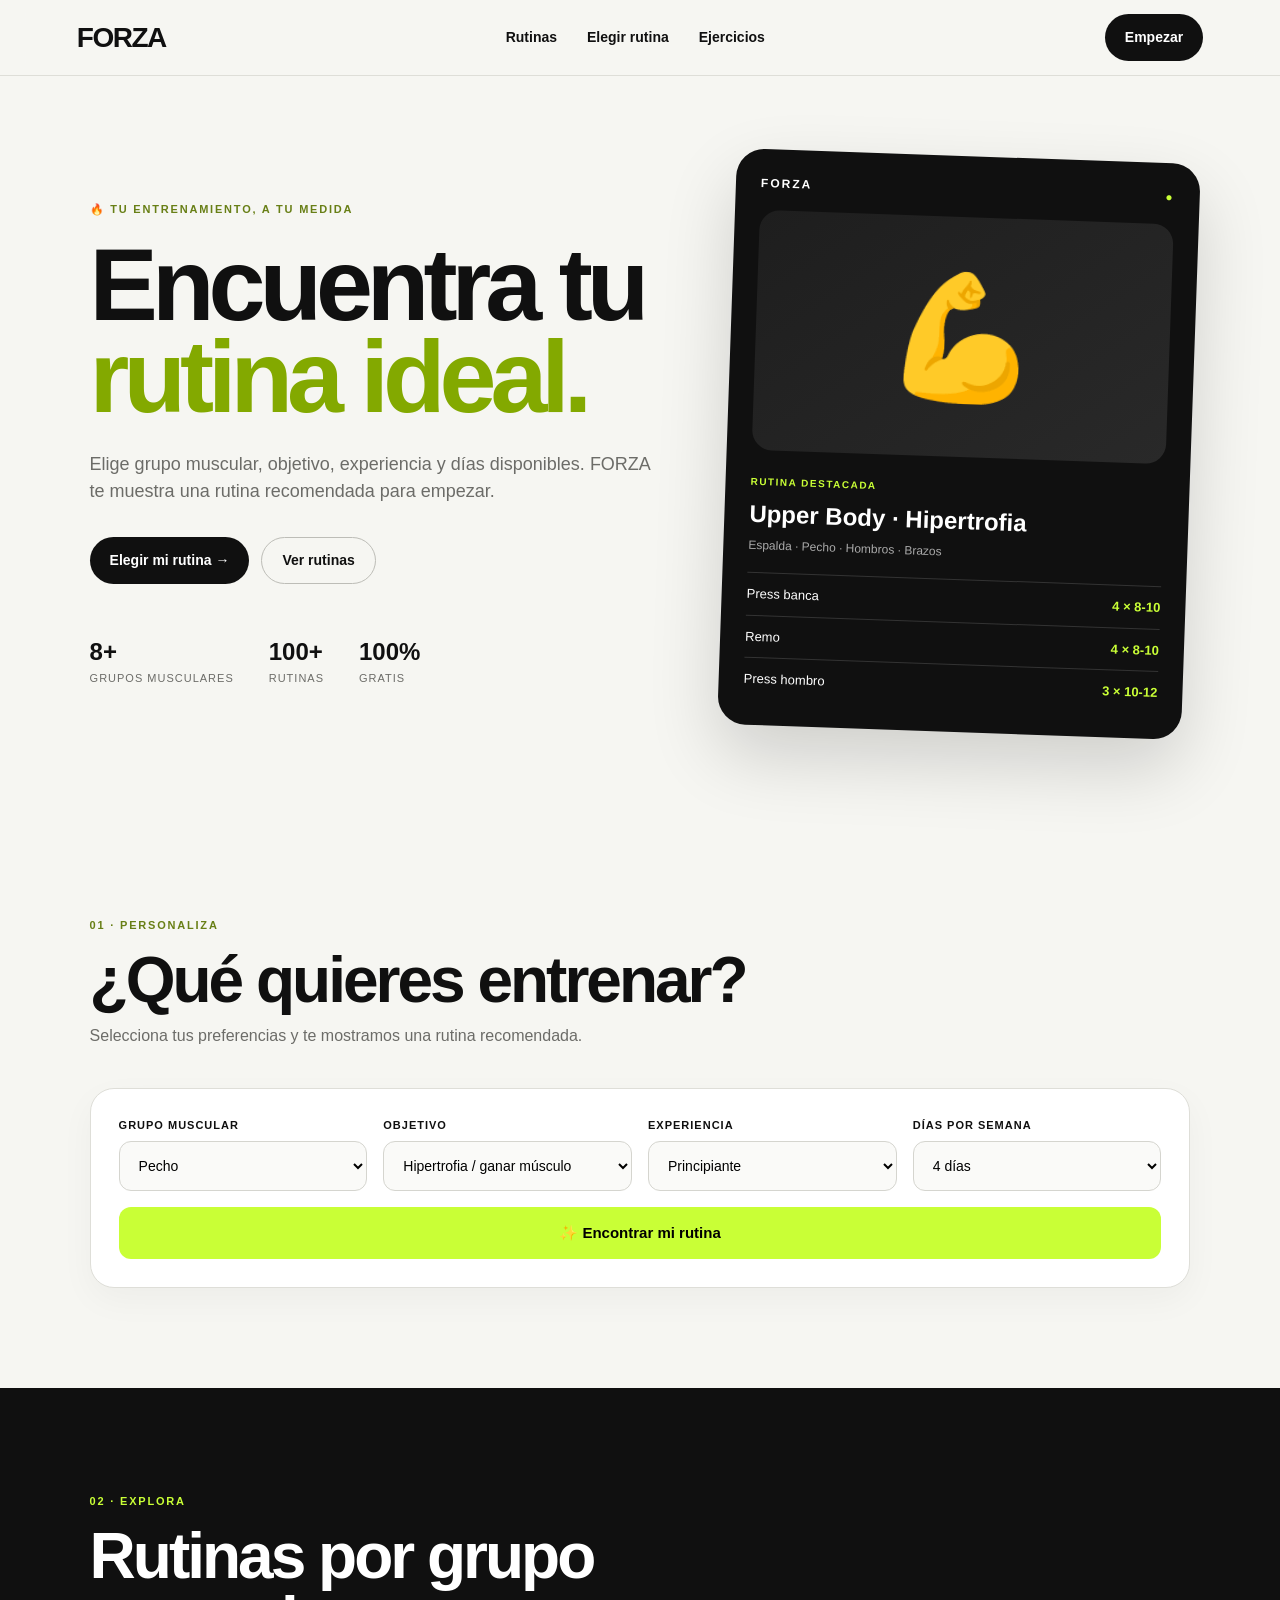
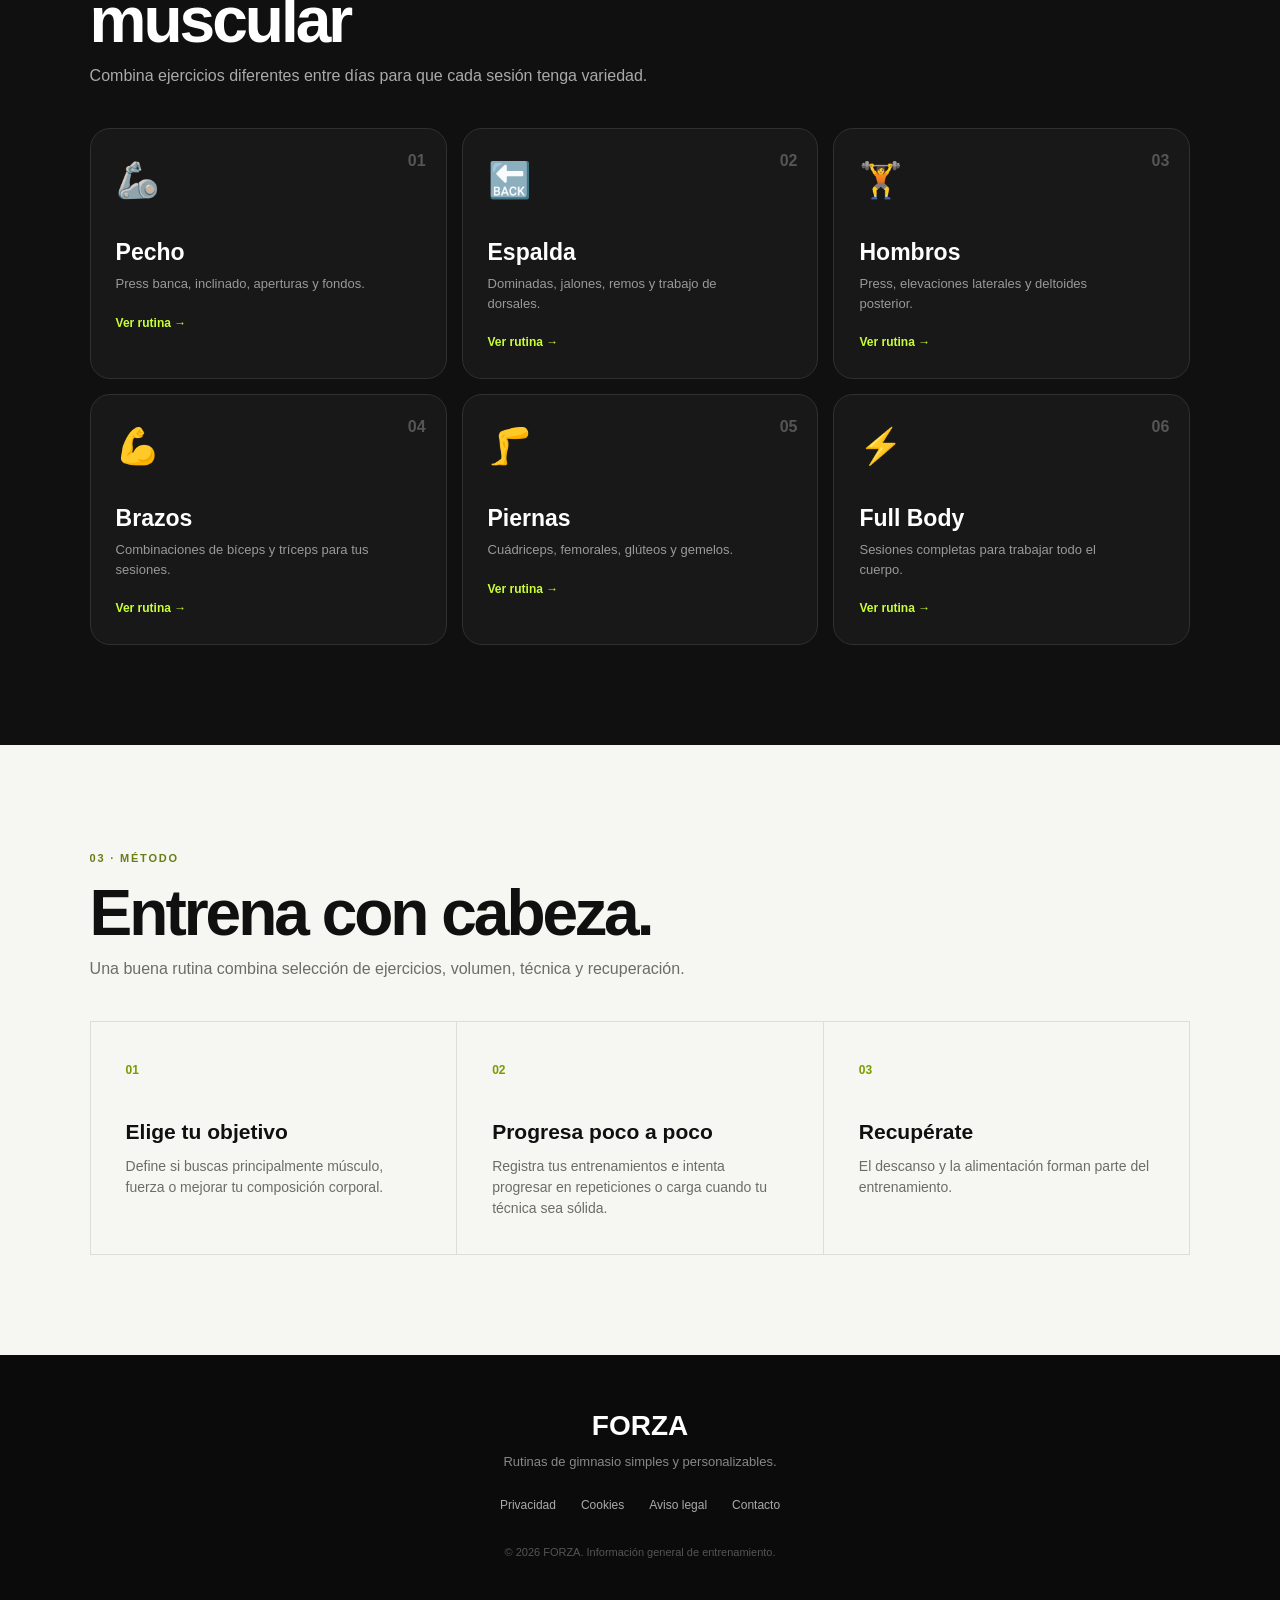
<file: index.html>
<!DOCTYPE html>
<html lang="es">
<head>
  <meta charset="UTF-8">
  <meta name="viewport" content="width=device-width, initial-scale=1.0">
  <meta name="description" content="FORZA: encuentra una rutina de gimnasio según tu objetivo, experiencia, días disponibles y grupo muscular.">
  <title>FORZA — Rutinas de gimnasio</title>
  <link rel="stylesheet" href="style.css">
</head>
<body>
  <header class="topbar">
    <a class="logo" href="#">FORZA</a>
    <nav>
      <a href="#rutinas">Rutinas</a>
      <a href="#selector">Elegir rutina</a>
      <a href="#ejercicios">Ejercicios</a>
    </nav>
    <a class="header-btn" href="#selector">Empezar</a>
  </header>

  <main>
    <section class="hero">
      <div class="hero-copy">
        <div class="badge">🔥 TU ENTRENAMIENTO, A TU MEDIDA</div>
        <h1>Encuentra tu<br><span>rutina ideal.</span></h1>
        <p>Elige grupo muscular, objetivo, experiencia y días disponibles. FORZA te muestra una rutina recomendada para empezar.</p>
        <div class="hero-actions">
          <a class="primary-btn" href="#selector">Elegir mi rutina →</a>
          <a class="secondary-btn" href="#rutinas">Ver rutinas</a>
        </div>
        <div class="mini-stats">
          <div><strong>8+</strong><small>grupos musculares</small></div>
          <div><strong>100+</strong><small>rutinas</small></div>
          <div><strong>100%</strong><small>gratis</small></div>
        </div>
      </div>
      <div class="hero-card">
        <div class="card-top"><span>FORZA</span><span>●</span></div>
        <div class="muscle-visual">💪</div>
        <div class="hero-card-text">
          <span>RUTINA DESTACADA</span>
          <h3>Upper Body · Hipertrofia</h3>
          <p>Espalda · Pecho · Hombros · Brazos</p>
        </div>
        <div class="exercise-row"><span>Press banca</span><b>4 × 8-10</b></div>
        <div class="exercise-row"><span>Remo</span><b>4 × 8-10</b></div>
        <div class="exercise-row"><span>Press hombro</span><b>3 × 10-12</b></div>
      </div>
    </section>

    <section class="section" id="selector">
      <div class="section-heading">
        <span class="eyebrow">01 · PERSONALIZA</span>
        <h2>¿Qué quieres entrenar?</h2>
        <p>Selecciona tus preferencias y te mostramos una rutina recomendada.</p>
      </div>

      <div class="selector-box">
        <div class="field">
          <label for="muscle">Grupo muscular</label>
          <select id="muscle">
            <option value="pecho">Pecho</option>
            <option value="espalda">Espalda</option>
            <option value="hombros">Hombros</option>
            <option value="biceps">Bíceps</option>
            <option value="triceps">Tríceps</option>
            <option value="piernas">Piernas</option>
            <option value="gluteos">Glúteos</option>
            <option value="fullbody">Full Body</option>
          </select>
        </div>

        <div class="field">
          <label for="goal">Objetivo</label>
          <select id="goal">
            <option value="hipertrofia">Hipertrofia / ganar músculo</option>
            <option value="fuerza">Fuerza</option>
            <option value="definicion">Definición</option>
          </select>
        </div>

        <div class="field">
          <label for="level">Experiencia</label>
          <select id="level">
            <option value="principiante">Principiante</option>
            <option value="intermedio">Intermedio</option>
            <option value="avanzado">Avanzado</option>
          </select>
        </div>

        <div class="field">
          <label for="days">Días por semana</label>
          <select id="days">
            <option value="2">2 días</option>
            <option value="3">3 días</option>
            <option value="4" selected>4 días</option>
            <option value="5">5 días</option>
          </select>
        </div>

        <button class="recommend-btn" id="recommendBtn">✨ Encontrar mi rutina</button>
      </div>

      <div class="result" id="result" hidden>
        <div class="result-head">
          <div>
            <span class="eyebrow">TU RECOMENDACIÓN</span>
            <h2 id="resultTitle"></h2>
            <p id="resultDescription"></p>
          </div>
          <span class="result-tag" id="resultTag"></span>
        </div>
        <div class="routine-grid" id="routineGrid"></div>
      </div>
    </section>

    <section class="section dark-section" id="rutinas">
      <div class="section-heading light">
        <span class="eyebrow">02 · EXPLORA</span>
        <h2>Rutinas por grupo muscular</h2>
        <p>Combina ejercicios diferentes entre días para que cada sesión tenga variedad.</p>
      </div>
      <div class="routine-cards">
        <article class="routine-card"><span>01</span><div class="icon">🦾</div><h3>Pecho</h3><p>Press banca, inclinado, aperturas y fondos.</p><a href="#selector" data-muscle="pecho">Ver rutina →</a></article>
        <article class="routine-card"><span>02</span><div class="icon">🔙</div><h3>Espalda</h3><p>Dominadas, jalones, remos y trabajo de dorsales.</p><a href="#selector" data-muscle="espalda">Ver rutina →</a></article>
        <article class="routine-card"><span>03</span><div class="icon">🏋️</div><h3>Hombros</h3><p>Press, elevaciones laterales y deltoides posterior.</p><a href="#selector" data-muscle="hombros">Ver rutina →</a></article>
        <article class="routine-card"><span>04</span><div class="icon">💪</div><h3>Brazos</h3><p>Combinaciones de bíceps y tríceps para tus sesiones.</p><a href="#selector" data-muscle="biceps">Ver rutina →</a></article>
        <article class="routine-card"><span>05</span><div class="icon">🦵</div><h3>Piernas</h3><p>Cuádriceps, femorales, glúteos y gemelos.</p><a href="#selector" data-muscle="piernas">Ver rutina →</a></article>
        <article class="routine-card"><span>06</span><div class="icon">⚡</div><h3>Full Body</h3><p>Sesiones completas para trabajar todo el cuerpo.</p><a href="#selector" data-muscle="fullbody">Ver rutina →</a></article>
      </div>
    </section>

    <section class="section" id="ejercicios">
      <div class="section-heading">
        <span class="eyebrow">03 · MÉTODO</span>
        <h2>Entrena con cabeza.</h2>
        <p>Una buena rutina combina selección de ejercicios, volumen, técnica y recuperación.</p>
      </div>
      <div class="method-grid">
        <div><strong>01</strong><h3>Elige tu objetivo</h3><p>Define si buscas principalmente músculo, fuerza o mejorar tu composición corporal.</p></div>
        <div><strong>02</strong><h3>Progresa poco a poco</h3><p>Registra tus entrenamientos e intenta progresar en repeticiones o carga cuando tu técnica sea sólida.</p></div>
        <div><strong>03</strong><h3>Recupérate</h3><p>El descanso y la alimentación forman parte del entrenamiento.</p></div>
      </div>
    </section>
  </main>

  <footer>
    <div class="footer-logo">FORZA</div>
    <p>Rutinas de gimnasio simples y personalizables.</p>
    <div class="footer-links">
      <a href="#">Privacidad</a><a href="#">Cookies</a><a href="#">Aviso legal</a><a href="#">Contacto</a>
    </div>
    <small>© 2026 FORZA. Información general de entrenamiento.</small>
  </footer>

  <script src="script.js"></script>
</body>
</html>
</file>
<file: style.css>
*{box-sizing:border-box;margin:0;padding:0}
:root{--bg:#f6f6f2;--dark:#101010;--muted:#6c6c68;--line:#deded8;--accent:#c9ff36;--white:#fff}
html{scroll-behavior:smooth}
body{font-family:Arial,Helvetica,sans-serif;background:var(--bg);color:var(--dark);line-height:1.5}
a{text-decoration:none;color:inherit}
.topbar{height:76px;padding:0 6%;display:flex;align-items:center;justify-content:space-between;border-bottom:1px solid var(--line);background:rgba(246,246,242,.92);position:sticky;top:0;z-index:10;backdrop-filter:blur(12px)}
.logo{font-size:28px;font-weight:900;letter-spacing:-1.5px}.logo span{color:#7ea900}
nav{display:flex;gap:30px;font-size:14px;font-weight:700}nav a:hover{opacity:.55}
.header-btn,.primary-btn{background:var(--dark);color:#fff;padding:13px 20px;border-radius:30px;font-weight:800;font-size:14px}
.hero{min-height:680px;padding:80px 7%;display:grid;grid-template-columns:1.1fr .9fr;gap:70px;align-items:center}
.badge,.eyebrow{font-size:11px;font-weight:900;letter-spacing:1.8px;color:#687f16}
h1{font-size:clamp(58px,8vw,105px);line-height:.9;letter-spacing:-6px;margin:22px 0 28px}h1 span{color:#83a900}
.hero-copy>p{font-size:18px;color:var(--muted);max-width:580px}
.hero-actions{display:flex;gap:12px;margin-top:32px}.secondary-btn{border:1px solid #bdbdb7;padding:12px 20px;border-radius:30px;font-weight:800;font-size:14px}
.mini-stats{display:flex;gap:35px;margin-top:50px}.mini-stats div{display:flex;flex-direction:column}.mini-stats strong{font-size:24px}.mini-stats small{font-size:11px;color:var(--muted);text-transform:uppercase;letter-spacing:1px}
.hero-card{background:var(--dark);color:#fff;border-radius:28px;padding:25px;box-shadow:0 30px 70px rgba(0,0,0,.16);transform:rotate(2deg)}
.card-top{display:flex;justify-content:space-between;font-size:12px;font-weight:900;letter-spacing:2px}.card-top span:last-child{color:var(--accent)}
.muscle-visual{height:240px;display:grid;place-items:center;font-size:120px;background:linear-gradient(145deg,#1e1e1e,#292929);border-radius:20px;margin:18px 0}
.hero-card-text>span{font-size:10px;color:var(--accent);letter-spacing:1.5px;font-weight:800}.hero-card-text h3{font-size:24px;margin:4px 0}.hero-card-text p{font-size:12px;color:#aaa;margin-bottom:18px}
.exercise-row{border-top:1px solid #333;padding:11px 0;display:flex;justify-content:space-between;font-size:13px}.exercise-row b{color:var(--accent)}
.section{padding:100px 7%}.section-heading{max-width:700px;margin-bottom:40px}.section-heading h2{font-size:clamp(38px,5vw,64px);line-height:1;letter-spacing:-3px;margin:12px 0}.section-heading p{color:var(--muted);font-size:16px}
.selector-box{background:#fff;border:1px solid var(--line);border-radius:24px;padding:28px;display:grid;grid-template-columns:repeat(4,1fr);gap:16px;box-shadow:0 12px 35px rgba(0,0,0,.04)}
.field label{display:block;font-size:11px;font-weight:900;text-transform:uppercase;letter-spacing:1px;margin-bottom:8px}.field select{width:100%;padding:15px;border:1px solid #d5d5cf;border-radius:12px;background:#fafaf8;font-size:14px}
.recommend-btn{grid-column:1/-1;border:0;background:var(--accent);padding:17px;border-radius:12px;font-weight:900;font-size:15px;cursor:pointer}.recommend-btn:hover{filter:brightness(.95)}
.result{margin-top:30px;background:#fff;border:1px solid var(--line);border-radius:24px;padding:30px}.result-head{display:flex;justify-content:space-between;gap:20px;align-items:flex-start;margin-bottom:25px}.result-head h2{font-size:34px;letter-spacing:-1.5px}.result-head p{color:var(--muted);margin-top:5px}.result-tag{background:var(--dark);color:#fff;padding:8px 12px;border-radius:20px;font-size:11px;font-weight:900;white-space:nowrap}
.routine-grid{display:grid;grid-template-columns:repeat(2,1fr);gap:14px}.day-card{border:1px solid var(--line);border-radius:16px;padding:20px}.day-card h3{font-size:16px;margin-bottom:12px}.day-card li{list-style:none;display:flex;justify-content:space-between;padding:9px 0;border-top:1px solid #eee;font-size:13px}.day-card li b{color:#789c00}
.dark-section{background:var(--dark);color:#fff}.section-heading.light p{color:#aaa}.section-heading.light .eyebrow{color:var(--accent)}
.routine-cards{display:grid;grid-template-columns:repeat(3,1fr);gap:15px}.routine-card{background:#181818;border:1px solid #303030;border-radius:20px;padding:25px;position:relative;min-height:230px}.routine-card>span{position:absolute;right:20px;top:20px;color:#555;font-weight:900}.icon{font-size:35px;margin-bottom:28px}.routine-card h3{font-size:23px;margin-bottom:5px}.routine-card p{color:#999;font-size:13px;max-width:260px}.routine-card a{display:inline-block;margin-top:20px;color:var(--accent);font-size:12px;font-weight:900}
.method-grid{display:grid;grid-template-columns:repeat(3,1fr);gap:1px;background:var(--line);border:1px solid var(--line)}.method-grid>div{background:var(--bg);padding:35px}.method-grid strong{font-size:12px;color:#789c00}.method-grid h3{font-size:21px;margin:35px 0 8px}.method-grid p{color:var(--muted);font-size:14px}
footer{background:#0b0b0b;color:#fff;padding:50px 7%;text-align:center}.footer-logo{font-size:28px;font-weight:900}.footer-links{display:flex;justify-content:center;gap:25px;margin:25px 0;font-size:12px;color:#aaa}.footer-links a:hover{color:#fff}footer p{color:#888;font-size:13px;margin:5px 0}footer small{color:#555;font-size:11px}
@media(max-width:850px){nav{display:none}.hero{grid-template-columns:1fr;padding-top:55px}.hero-card{max-width:520px}.selector-box{grid-template-columns:1fr 1fr}.routine-cards{grid-template-columns:1fr 1fr}.method-grid{grid-template-columns:1fr}}
@media(max-width:550px){.topbar{padding:0 5%}.header-btn{display:none}.hero{padding:55px 5%}.section{padding:75px 5%}h1{letter-spacing:-3px}.hero-actions{flex-direction:column}.mini-stats{gap:20px}.selector-box{grid-template-columns:1fr}.routine-grid,.routine-cards{grid-template-columns:1fr}.result-head{flex-direction:column}.method-grid{grid-template-columns:1fr}}
</file>
